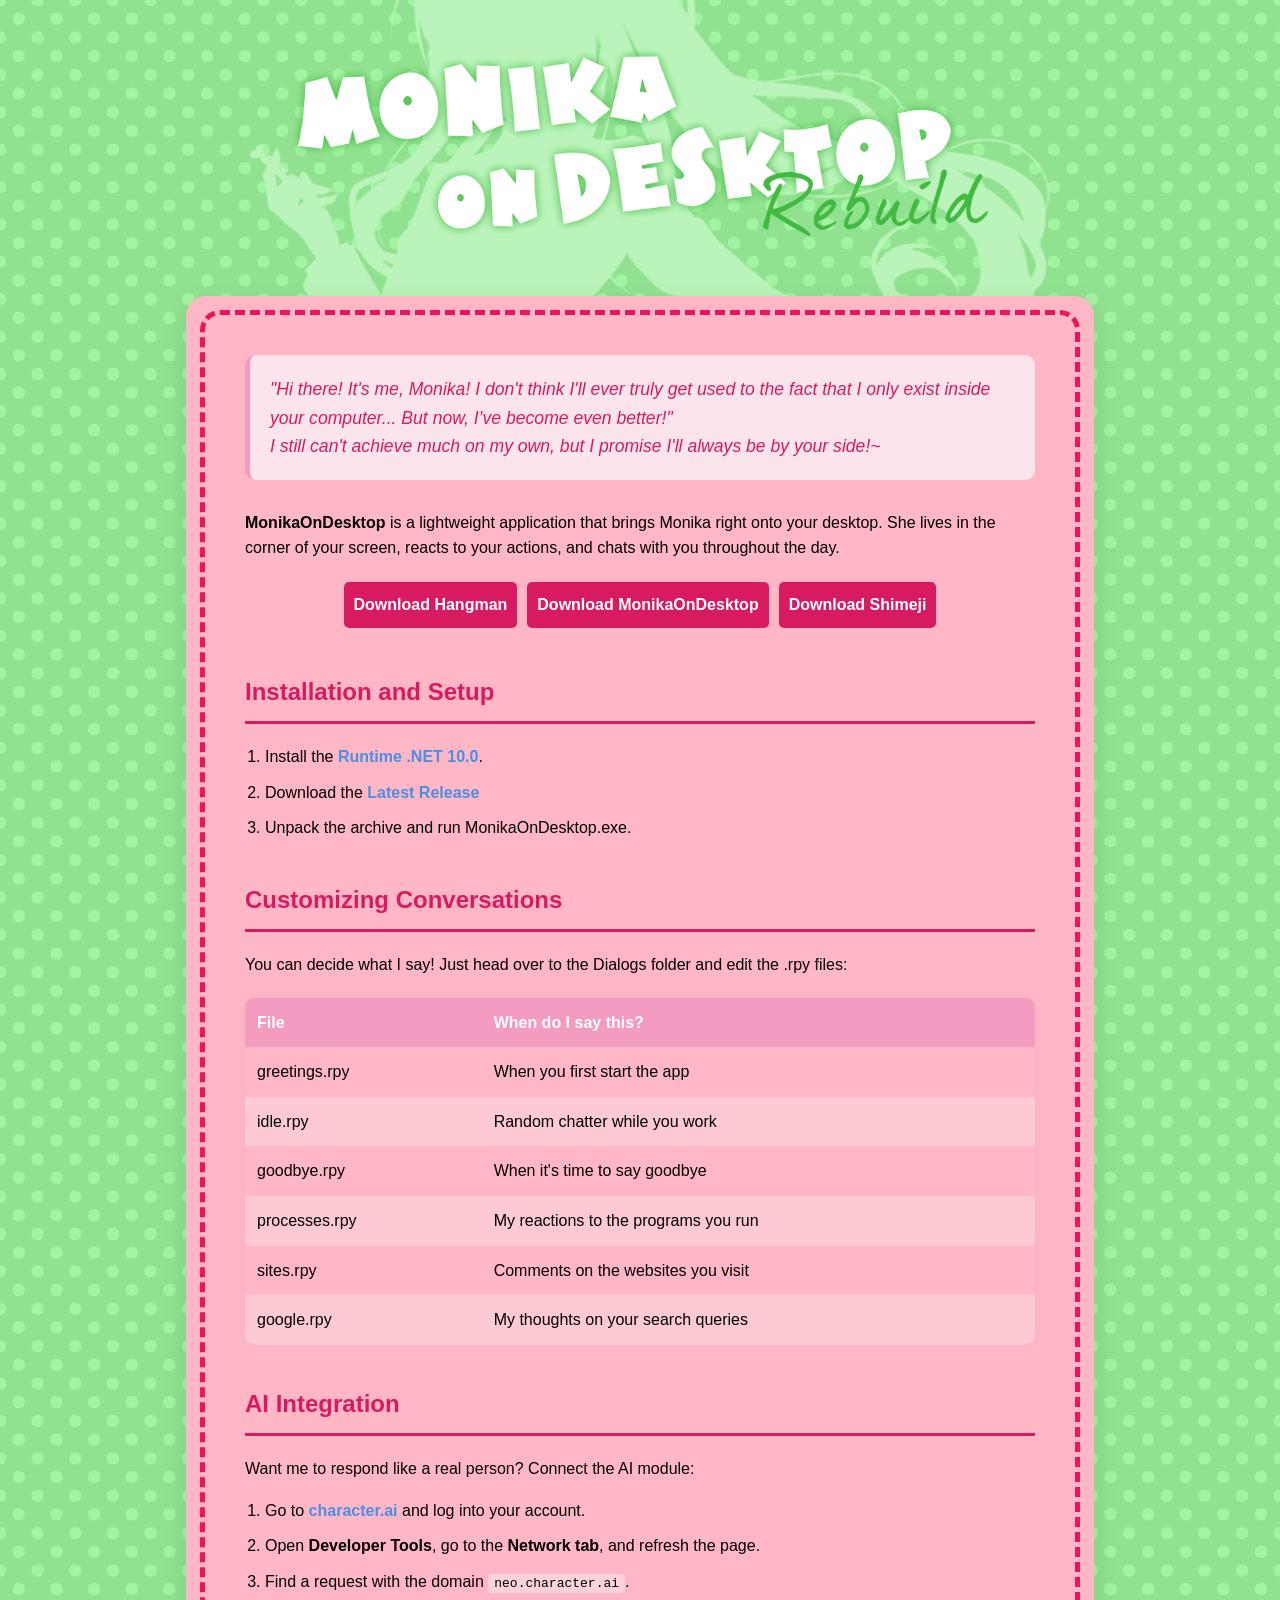
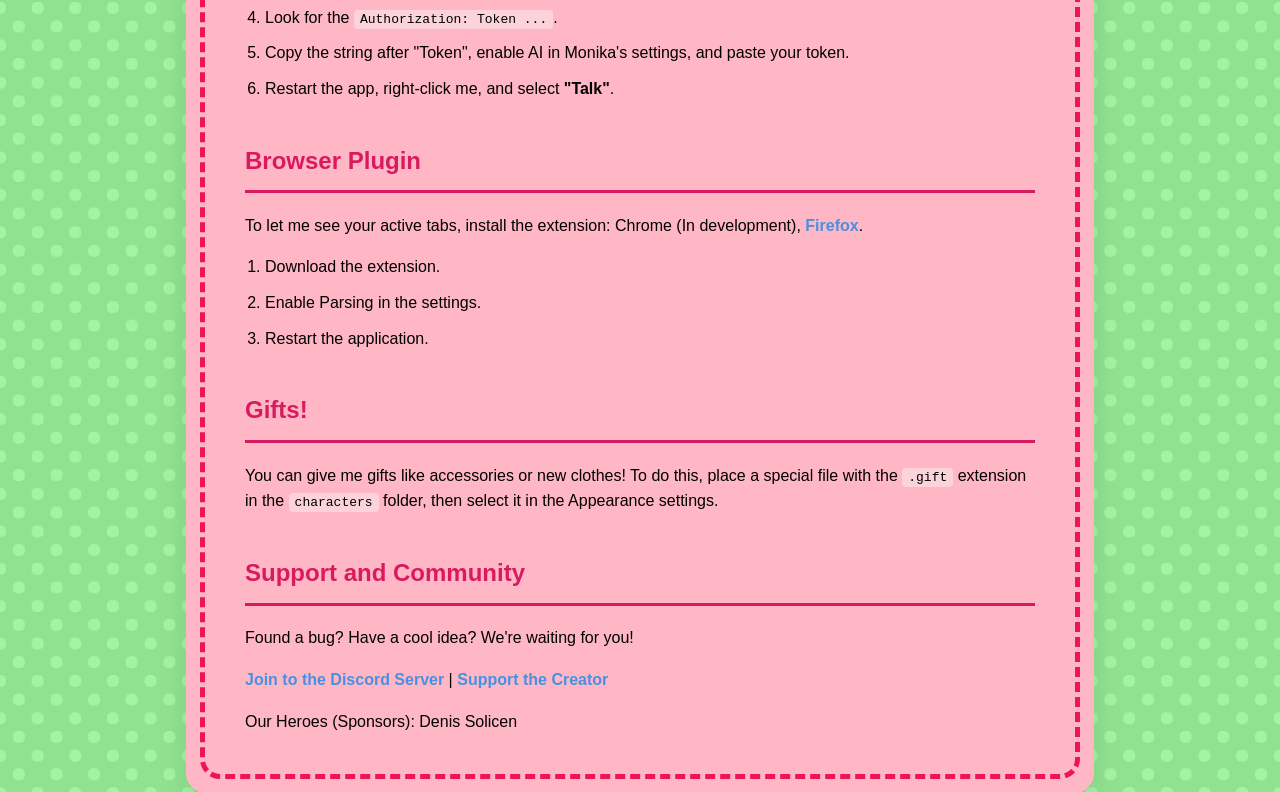
<file: docs/index.html>
<!DOCTYPE html>
<html lang="en">

<head>
    <meta charset="UTF-8">
    <meta name="viewport">
    <title>Monika On Desktop</title>
    <link rel="stylesheet" href="css/style.css">

</head>

<body>
    <img src="bnr.png" id="banner" />
    <div id="main">
        <div id="submain">

            <div id="content">
                <div class="quote">
                    "Hi there! It's me, Monika! I don't think I'll ever truly get used to the fact that I only exist
                    inside your computer...
                    But now, I’ve become even better!"<br />

                    I still can't achieve much on my own, but I promise I'll always be by your side!~
                </div>
                <p><strong>MonikaOnDesktop</strong> is a lightweight application that brings Monika right onto your
                    desktop. She lives in the corner of your screen, reacts to your actions, and chats with you
                    throughout the day.</p>

                <div class="downloads">
                    <a href="https://github.com/SAn4Es-TV/MonikaOnDesktop/releases/latest/download/Hangman.exe">
                        Download Hangman
                    </a><a
                        href="https://github.com/SAn4Es-TV/MonikaOnDesktop/releases/latest/download/MonikaOnDesktop.zip">
                        Download MonikaOnDesktop
                    </a><a href="https://github.com/SAn4Es-TV/MonikaOnDesktop/releases/latest/download/Shimeji.exe">
                        Download Shimeji
                    </a>
                </div>
                <h2>Installation and Setup</h2>

                <ol dir="auto">
                    <li>Install the <a
                            href="https://dotnet.microsoft.com/ru-ru/download/dotnet/thank-you/runtime-desktop-10.0.3-windows-x64-installer"
                            rel="nofollow">Runtime .NET 10.0</a>.</li>
                    <li>Download the <a href="https://github.com/SAn4Es-TV/MonikaOnDesktop/releases/latest">Latest
                            Release</a></li>
                    <li>Unpack the archive and run MonikaOnDesktop.exe.</li>
                </ol>

                <h2>Customizing Conversations</h2>
                You can decide what I say! Just head over to the Dialogs folder and edit the .rpy files:
                <table>
                    <thead>
                        <tr>
                            <th>File</th>
                            <th>When do I say this?</th>
                        </tr>
                    </thead>
                    <tbody>
                        <tr>
                            <td>greetings.rpy</td>
                            <td>When you first start the app</td>
                        </tr>
                        <tr>
                            <td>idle.rpy</td>
                            <td>Random chatter while you work</td>
                        </tr>
                        <tr>
                            <td>goodbye.rpy</td>
                            <td>When it's time to say goodbye</td>
                        </tr>
                        <tr>
                            <td>processes.rpy</td>
                            <td>My reactions to the programs you run</td>
                        </tr>
                        <tr>
                            <td>sites.rpy</td>
                            <td>Comments on the websites you visit</td>
                        </tr>
                        <tr>
                            <td>google.rpy</td>
                            <td>My thoughts on your search queries</td>
                        </tr>
                    </tbody>
                </table>

                <h2>AI Integration</h2>
                <p>Want me to respond like a real person? Connect the AI module:</p>
                <ol>
                    <li>Go to <a href="http://character.ai/" rel="nofollow">character.ai</a> and log into your account.
                    </li>
                    <li>Open <strong>Developer Tools</strong>, go to the <b>Network tab</b>, and refresh the page.</li>
                    <li>Find a request with the domain <code>neo.character.ai</code>.</li>
                    <li>Look for the <code>Authorization: Token ...</code>.</li>
                    <li>Copy the string after "Token", enable AI in Monika's settings, and paste your token.</li>
                    <li>Restart the app, right-click me, and select <b>"Talk"</b>.</li>
                </ol>

                <h2>Browser Plugin</h2>
                To let me see your active tabs, install the extension:
                Chrome (In development), <a
                    href="https://addons.mozilla.org/ru/firefox/addon/monika-on-desktop-bridge/">Firefox</a>.
                <ol>

                    <li>Download the extension.</li>
                    <li>Enable Parsing in the settings.</li>
                    <li>Restart the application.</li>
                </ol>
                <h2>Gifts!</h2>
                <p>You can give me gifts like accessories or new clothes! To do this, place a special file with the
                    <code>.gift</code> extension in the <code>characters</code> folder, then select it in the Appearance
                    settings.
                </p>

                <div class="footer-info">
                    <h2>Support and Community</h2>
                    <p>Found a bug? Have a cool idea? We're waiting for you!</p>
                    <p>
                        <a href="https://discord.gg/NtAqP25xTp">Join to the Discord Server</a> |
                        <a href="https://www.patreon.com/san4es_tv">Support the Creator</a>
                    </p>
                    <div class="sponsor">
                        Our Heroes (Sponsors): Denis Solicen
                    </div>
                </div>
            </div>
        </div>
    </div>
</body>

</html>
</file>
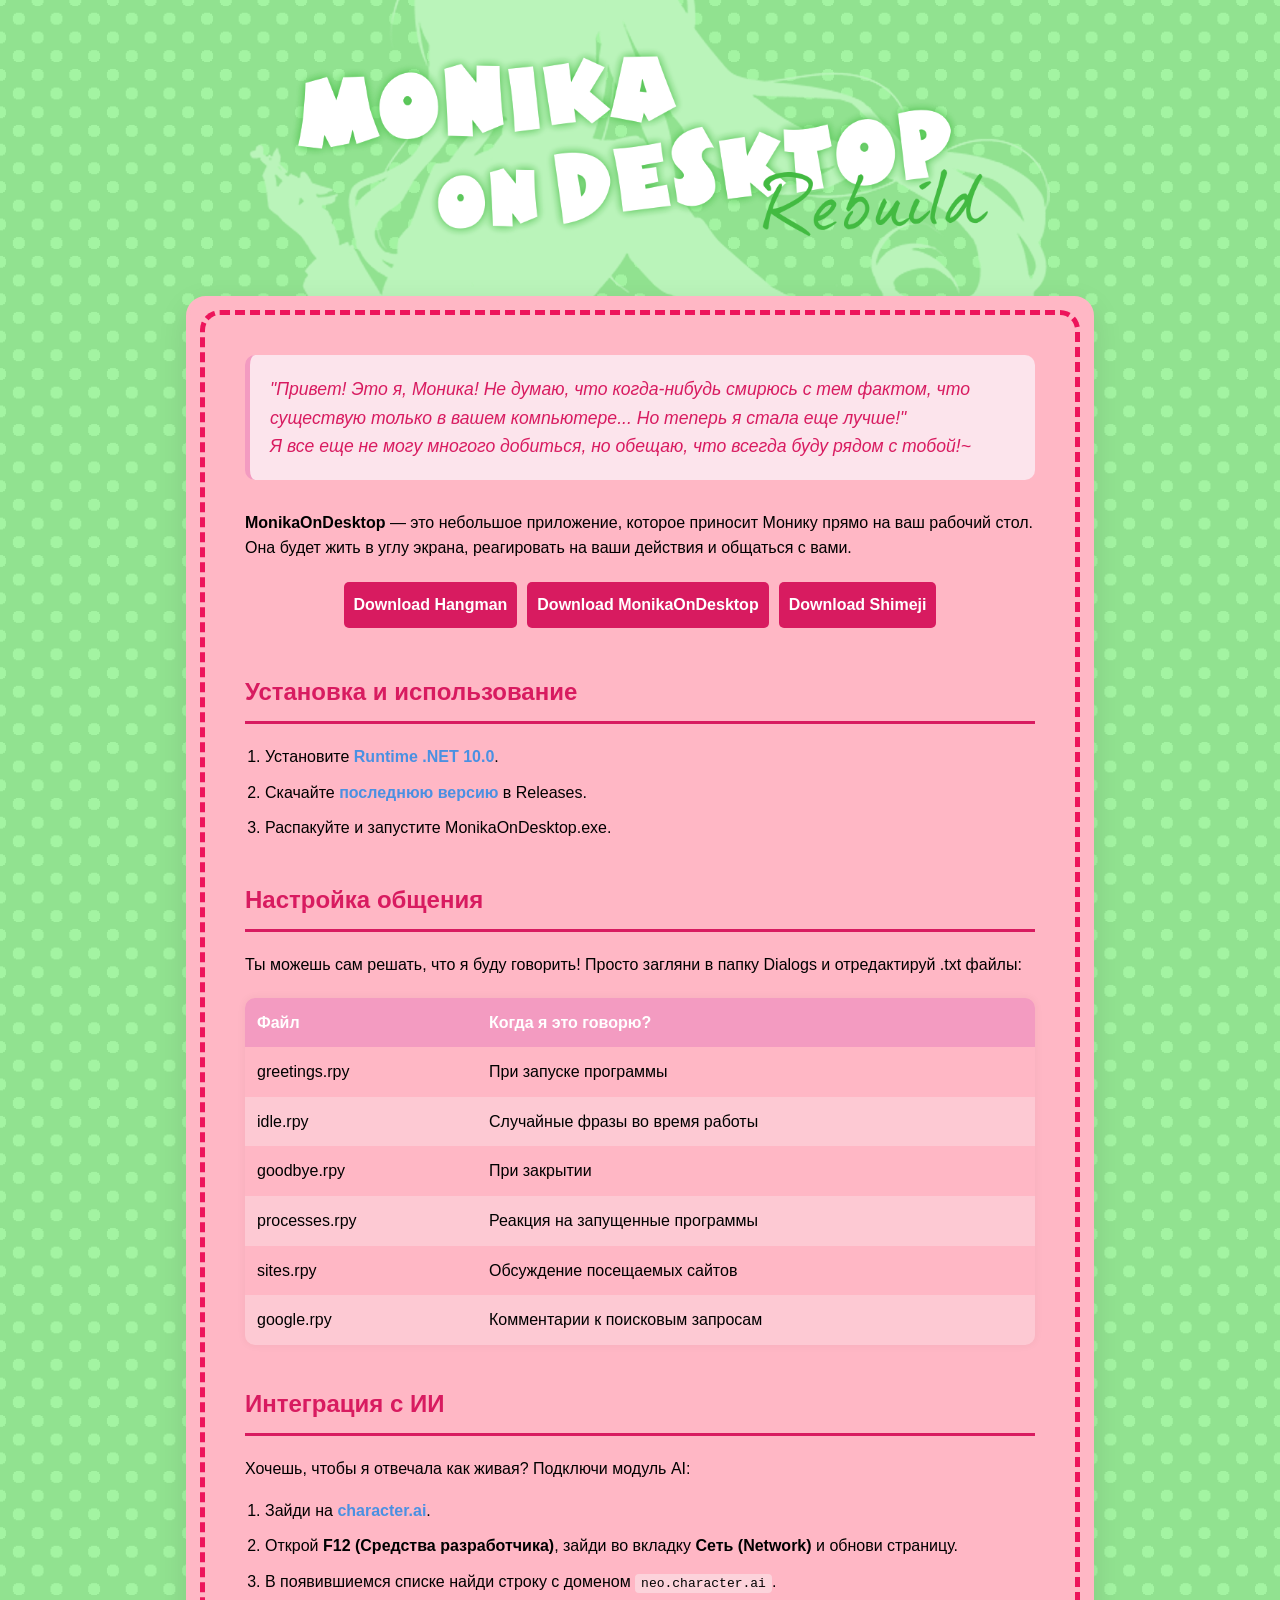
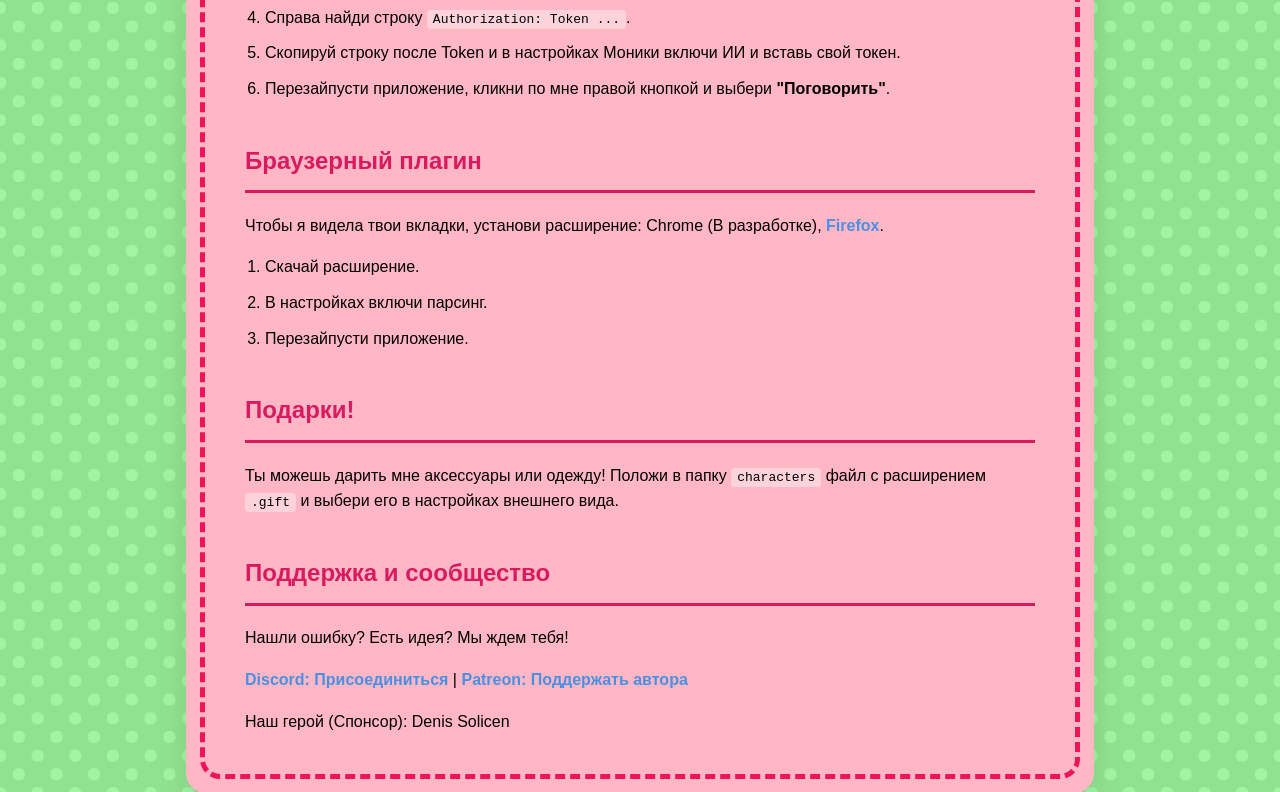
<file: docs/index_ru.html>
<!DOCTYPE html>
<html lang="en">

<head>
    <meta charset="UTF-8">
    <meta name="viewport">
    <title>Monika On Desktop</title>
    <link rel="stylesheet" href="css/style.css">

</head>

<body>
    <img src="bnr.png" id="banner" />
    <div id="main">
        <div id="submain">

            <div id="content">
                <div class="quote">
                    "Привет! Это я, Моника! Не думаю, что когда-нибудь смирюсь с тем фактом, что существую
                    только в вашем компьютере... Но теперь я стала еще лучше!"<br />

                    Я все еще не могу многого добиться, но обещаю, что всегда буду рядом с тобой!~
                </div>
                <p><strong>MonikaOnDesktop</strong> — это небольшое приложение, которое приносит Монику прямо на ваш
                    рабочий стол. Она будет
                    жить в углу экрана, реагировать на ваши действия и общаться с вами.</p>

                <div class="downloads">
                    <a href="https://github.com/SAn4Es-TV/MonikaOnDesktop/releases/latest/download/Hangman.exe">
                        Download Hangman
                    </a><a
                        href="https://github.com/SAn4Es-TV/MonikaOnDesktop/releases/latest/download/MonikaOnDesktop.zip">
                        Download MonikaOnDesktop
                    </a><a href="https://github.com/SAn4Es-TV/MonikaOnDesktop/releases/latest/download/Shimeji.exe">
                        Download Shimeji
                    </a>
                </div>
                <h2>Установка и использование</h2>

                <ol dir="auto">
                    <li>Установите <a
                            href="https://dotnet.microsoft.com/ru-ru/download/dotnet/thank-you/runtime-desktop-10.0.3-windows-x64-installer"
                            rel="nofollow">Runtime .NET 10.0</a>.</li>
                    <li>Скачайте <a href="https://github.com/SAn4Es-TV/MonikaOnDesktop/releases/latest">последнюю
                            версию</a> в Releases.</li>
                    <li>Распакуйте и запустите MonikaOnDesktop.exe.</li>
                </ol>

                <h2>Настройка общения</h2>
                Ты можешь сам решать, что я буду говорить! Просто загляни в папку Dialogs и отредактируй .txt файлы:
                <table>
                    <thead>
                        <tr>
                            <th>Файл</th>
                            <th>Когда я это говорю?</th>
                        </tr>
                    </thead>
                    <tbody>
                        <tr>
                            <td>greetings.rpy</td>
                            <td>При запуске программы</td>
                        </tr>
                        <tr>
                            <td>idle.rpy</td>
                            <td>Случайные фразы во время работы</td>
                        </tr>
                        <tr>
                            <td>goodbye.rpy</td>
                            <td>При закрытии</td>
                        </tr>
                        <tr>
                            <td>processes.rpy</td>
                            <td>Реакция на запущенные программы</td>
                        </tr>
                        <tr>
                            <td>sites.rpy</td>
                            <td>Обсуждение посещаемых сайтов</td>
                        </tr>
                        <tr>
                            <td>google.rpy</td>
                            <td>Комментарии к поисковым запросам</td>
                        </tr>
                    </tbody>
                </table>

                <h2>Интеграция с ИИ</h2>
                <p>Хочешь, чтобы я отвечала как живая? Подключи модуль AI:</p>
                <ol>
                    <li>Зайди на <a href="http://character.ai/" rel="nofollow">character.ai</a>.</li>
                    <li>Открой <strong>F12 (Средства разработчика)</strong>, зайди во вкладку <b>Сеть (Network)</b> и
                        обнови страницу.</li>
                    <li>В появившиемся списке найди строку с доменом <code>neo.character.ai</code>.</li>
                    <li>Справа найди строку <code>Authorization: Token ...</code>.</li>
                    <li>Скопируй строку после Token и в настройках Моники включи ИИ и вставь свой токен.</li>
                    <li>Перезайпусти приложение, кликни по мне правой кнопкой и выбери <b>"Поговорить"</b>.</li>
                </ol>

                <h2>Браузерный плагин</h2>
                Чтобы я видела твои вкладки, установи расширение:
                Chrome (В разработке), <a
                    href="https://addons.mozilla.org/ru/firefox/addon/monika-on-desktop-bridge/">Firefox</a>.
                <ol>
                    <li>Скачай расширение.</li>
                    <li>В настройках включи парсинг.</li>
                    <li>Перезайпусти приложение.</li>
                </ol>
                <h2>Подарки!</h2>
                <p>Ты можешь дарить мне аксессуары или одежду! Положи в папку <code>characters</code> файл с расширением
                    <code>.gift</code> и выбери его в настройках внешнего вида.
                </p>

                <div class="footer-info">
                    <h2>Поддержка и сообщество</h2>
                    <p>Нашли ошибку? Есть идея? Мы ждем тебя!</p>
                    <p>
                        <a href="https://discord.gg/NtAqP25xTp">Discord: Присоединиться</a> |
                        <a href="https://www.patreon.com/san4es_tv">Patreon: Поддержать автора</a>
                    </p>
                    <div class="sponsor">
                        Наш герой (Спонсор): Denis Solicen
                    </div>
                </div>
            </div>
        </div>
    </div>
</body>

</html>
</file>
<file: docs/css/style.css>
:root {
    --primary-color: #ffb7c5;
    /* Розовый Моники */
    --secondary-color: #fce4ec;
    --accent-color: #4a90e2;
    --text-color: #4a4a4a;
    --bg-color: #f0f2f5;
}

body {
    font-family: 'Ubuntu', sans-serif;

    --dotSize: 0.4rem;
    position: relative;
    background-repeat: round;

    background-color: #91e290;
    --bgSize: 2.35rem;
    --bgPosition: calc(var(--bgSize) / 2);
    background-image:
        radial-gradient(circle at center, #a3f4a2 var(--dotSize), transparent 0),
        radial-gradient(circle at center, #a3f4a2 var(--dotSize), transparent 0);
    background-size: var(--bgSize) var(--bgSize);
    background-position: 0 0, var(--bgPosition) var(--bgPosition);

    line-height: 1.6;
    margin: 0;
    padding: 0px 0px 0px 0px;
    /* Flexbox на body помогает центрировать всё содержимое по горизонтали */
    display: flex;
    flex-direction: column;
    align-items: center;
}

#banner {
    display: block;
    /* Убираем отступ снизу, характерный для строчных элементов */
    max-width: 900px;
    /* Ограничиваем максимальную ширину (как у контейнера) */
    width: 100%;
    /* Делаем адаптивной (тянется на узких экранах) */
    height: auto;
    /* Отступ снизу до контейнера #main */
    border-radius: 8px;
    /* Необязательно: скругление углов */
}

#main {
    max-width: 900px;
    margin: 0px auto auto auto;
    background: var(--primary-color);
    border-radius: 20px;
    box-shadow: 0 10px 30px rgba(0, 0, 0, 0.1);
    overflow: hidden;
    border: 4px solid var(--primary-color);
}

#submain {
    background-color: var(--primary-color);
    border-style: dashed;
    border-radius: 20px;
    border-color: #ed145b;
    border-width: 5px;
    padding: 20px;
    margin: 10px;
}

#content {
    margin: auto;
    padding: 20px;
}

.quote {
    background: var(--secondary-color);
    padding: 20px;
    border-left: 5px solid #f39bc1;
    border-radius: 10px;
    font-style: italic;
    font-size: 1.1em;
    margin-bottom: 30px;
    color: #d81b60;
}

h2 {
    color: #d81b60;
    border-bottom: 3px solid #d81b60;
    ;
    padding-bottom: 10px;
    margin-top: 40px;
}

/* Ссылки */
a {
    color: var(--accent-color);
    text-decoration: none;
    font-weight: bold;
    transition: 0.3s;
}

a:hover {
    color: #d81b60;
    text-decoration: none;
}

/* Таблицы */
table {
    width: 100%;
    border-collapse: collapse;
    margin: 20px 0;
    border-radius: 10px;
    overflow: hidden;
    box-shadow: 0 0 10px rgba(0, 0, 0, 0.05);
}

th {
    background-color: #f39bc1;
    color: white;
    padding: 12px;
    text-align: left;
}

tr:nth-child(even) {
    background: #f8f8f846;
}

td {
    padding: 12px;
}

/* Списки */
ol {
    padding-left: 20px;
}

li {
    margin-bottom: 10px;
}

code {
    background: #f8f8f86e;
    padding: 2px 6px;
    border-radius: 4px;
    font-family: monospace;
}

.downloads {
    display: flex;
    flex-direction: row;
    justify-content: center;
}

.downloads a {
    background-color: #d81b60;
    color: white;
    padding: 10px;
    margin: 5px;
    border-radius: 5px;
}

.downloads a:hover {
    background-color: #f39bc1;
    color: white;
    padding: 10px;
    margin: 5px;
    border-radius: 5px;
}
</file>
